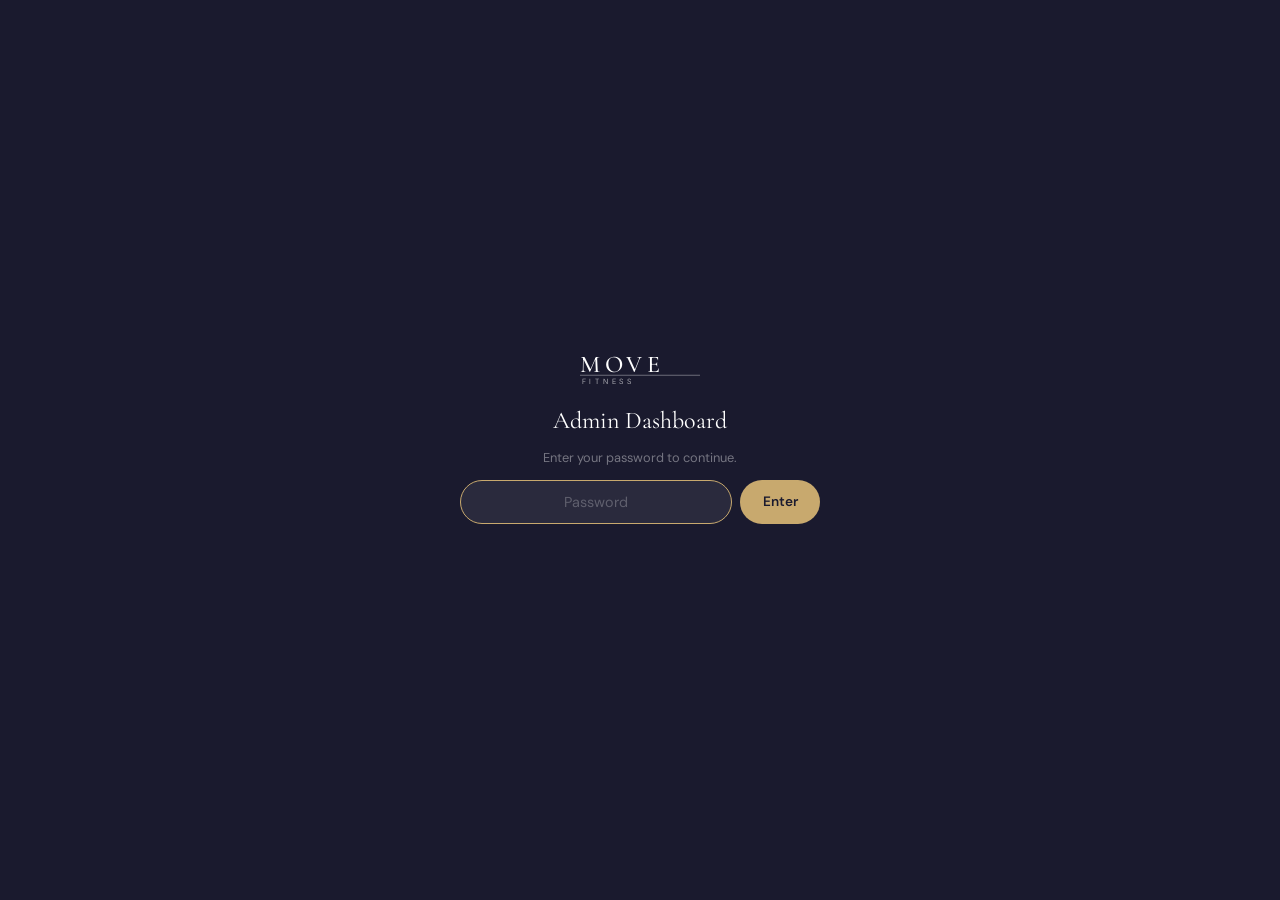
<file: admin.html>
<!DOCTYPE html>
<html lang="en">
<head>
  <meta charset="UTF-8" />
  <meta name="viewport" content="width=device-width, initial-scale=1.0" />
  <title>Admin — Move Fitness</title>
  <link rel="preconnect" href="https://fonts.googleapis.com" />
  <link rel="preconnect" href="https://fonts.gstatic.com" crossorigin />
  <link href="https://fonts.googleapis.com/css2?family=Cormorant+Garamond:ital,wght@0,300;0,400;0,500;1,400&family=DM+Sans:wght@300;400;500&display=swap" rel="stylesheet" />
  <script src="https://cdnjs.cloudflare.com/ajax/libs/gsap/3.12.2/gsap.min.js"></script>
  <link rel="stylesheet" href="admin.css" />
</head>
<body>

  <!-- PASSWORD GATE -->
  <div class="gate" id="gate">
    <div class="gate__card">
      <svg class="gate__logo" viewBox="0 0 160 50" fill="none" xmlns="http://www.w3.org/2000/svg">
        <text x="0" y="34" font-family="Cormorant Garamond, serif" font-size="32" font-weight="500" letter-spacing="6" fill="currentColor">MOVE</text>
        <line x1="0" y1="39" x2="160" y2="39" stroke="currentColor" stroke-width="0.8" opacity="0.6"/>
        <text x="2" y="50" font-family="DM Sans, sans-serif" font-size="10" font-weight="300" letter-spacing="5" fill="currentColor" opacity="0.75">FITNESS</text>
      </svg>
      <h2 class="gate__title">Admin Dashboard</h2>
      <p class="gate__sub">Enter your password to continue.</p>
      <div class="gate__row" id="gateRow">
        <input type="password" id="pwInput" class="gate__input" placeholder="Password" autocomplete="current-password" />
        <button class="gate__btn" id="gateBtn">Enter</button>
      </div>
      <p class="gate__error" id="gateError"></p>
    </div>
  </div>

  <!-- DASHBOARD -->
  <div class="dash hidden" id="dash">

    <!-- SIDEBAR -->
    <aside class="sidebar" id="sidebar">
      <div class="sidebar__logo">
        <a href="index.html" tabindex="-1">
          <svg viewBox="0 0 160 50" fill="none" xmlns="http://www.w3.org/2000/svg" width="100">
            <text x="0" y="34" font-family="Cormorant Garamond, serif" font-size="32" font-weight="500" letter-spacing="6" fill="currentColor">MOVE</text>
            <line x1="0" y1="39" x2="160" y2="39" stroke="currentColor" stroke-width="0.8" opacity="0.6"/>
            <text x="2" y="50" font-family="DM Sans, sans-serif" font-size="10" font-weight="300" letter-spacing="5" fill="currentColor" opacity="0.75">FITNESS</text>
          </svg>
        </a>
      </div>

      <nav class="sidebar__nav" aria-label="Admin navigation">
        <button class="nav-item active" data-tab="overview">
          <svg width="16" height="16" viewBox="0 0 24 24" fill="none" stroke="currentColor" stroke-width="1.8"><rect x="3" y="3" width="7" height="7" rx="1"/><rect x="14" y="3" width="7" height="7" rx="1"/><rect x="3" y="14" width="7" height="7" rx="1"/><rect x="14" y="14" width="7" height="7" rx="1"/></svg>
          Overview
        </button>
        <button class="nav-item" data-tab="bookings">
          <svg width="16" height="16" viewBox="0 0 24 24" fill="none" stroke="currentColor" stroke-width="1.8"><rect x="3" y="4" width="18" height="18" rx="2"/><line x1="16" y1="2" x2="16" y2="6"/><line x1="8" y1="2" x2="8" y2="6"/><line x1="3" y1="10" x2="21" y2="10"/></svg>
          Bookings
          <span class="nav-badge" id="bookingBadge"></span>
        </button>
        <button class="nav-item" data-tab="schedule">
          <svg width="16" height="16" viewBox="0 0 24 24" fill="none" stroke="currentColor" stroke-width="1.8"><circle cx="12" cy="12" r="10"/><polyline points="12 6 12 12 16 14"/></svg>
          Schedule
        </button>
        <button class="nav-item" data-tab="settings">
          <svg width="16" height="16" viewBox="0 0 24 24" fill="none" stroke="currentColor" stroke-width="1.8"><circle cx="12" cy="12" r="3"/><path d="M19.4 15a1.65 1.65 0 00.33 1.82l.06.06a2 2 0 010 2.83 2 2 0 01-2.83 0l-.06-.06a1.65 1.65 0 00-1.82-.33 1.65 1.65 0 00-1 1.51V21a2 2 0 01-4 0v-.09A1.65 1.65 0 009 19.4a1.65 1.65 0 00-1.82.33l-.06.06a2 2 0 01-2.83 0 2 2 0 010-2.83l.06-.06A1.65 1.65 0 004.68 15a1.65 1.65 0 00-1.51-1H3a2 2 0 010-4h.09A1.65 1.65 0 004.6 9a1.65 1.65 0 00-.33-1.82l-.06-.06a2 2 0 010-2.83 2 2 0 012.83 0l.06.06A1.65 1.65 0 009 4.68a1.65 1.65 0 001-1.51V3a2 2 0 014 0v.09a1.65 1.65 0 001 1.51 1.65 1.65 0 001.82-.33l.06-.06a2 2 0 012.83 0 2 2 0 010 2.83l-.06.06A1.65 1.65 0 0019.4 9a1.65 1.65 0 001.51 1H21a2 2 0 010 4h-.09a1.65 1.65 0 00-1.51 1z"/></svg>
          Settings
        </button>
      </nav>

      <div class="sidebar__bottom">
        <button class="refresh-btn" id="refreshBtn" title="Refresh data">
          <svg width="14" height="14" viewBox="0 0 24 24" fill="none" stroke="currentColor" stroke-width="2"><polyline points="23 4 23 10 17 10"/><polyline points="1 20 1 14 7 14"/><path d="M3.51 9a9 9 0 0114.85-3.36L23 10M1 14l4.64 4.36A9 9 0 0020.49 15"/></svg>
          Refresh data
        </button>
        <a href="index.html" class="sidebar__site-link">← Back to site</a>
      </div>
    </aside>

    <!-- MAIN -->
    <main class="main" id="mainContent">

      <!-- Mobile top bar -->
      <div class="topbar" id="topbar">
        <button class="topbar__toggle" id="sidebarToggle" aria-label="Open menu">
          <span></span><span></span><span></span>
        </button>
        <span class="topbar__title" id="topbarTitle">Overview</span>
        <button class="topbar__refresh" id="topbarRefresh" aria-label="Refresh">
          <svg width="16" height="16" viewBox="0 0 24 24" fill="none" stroke="currentColor" stroke-width="2"><polyline points="23 4 23 10 17 10"/><polyline points="1 20 1 14 7 14"/><path d="M3.51 9a9 9 0 0114.85-3.36L23 10M1 14l4.64 4.36A9 9 0 0020.49 15"/></svg>
        </button>
      </div>

      <!-- Global loading bar -->
      <div class="load-bar" id="loadBar"></div>

      <!-- ====== OVERVIEW TAB ====== -->
      <section class="tab active" id="tab-overview">
        <div class="tab__head">
          <div>
            <h1 class="tab__title">Overview</h1>
            <p class="tab__date" id="overviewDate"></p>
          </div>
          <div class="live-badge">
            <span class="live-dot"></span> Live
          </div>
        </div>

        <!-- Stat cards -->
        <div class="stats" id="statsGrid">
          <div class="stat-card skeleton" id="sc-today">
            <div class="stat-card__icon icon--blue">
              <svg width="18" height="18" viewBox="0 0 24 24" fill="none" stroke="currentColor" stroke-width="1.8"><rect x="3" y="4" width="18" height="18" rx="2"/><line x1="3" y1="10" x2="21" y2="10"/><line x1="8" y1="2" x2="8" y2="6"/><line x1="16" y1="2" x2="16" y2="6"/></svg>
            </div>
            <div class="stat-card__body">
              <div class="stat-card__val" id="sv-today">—</div>
              <div class="stat-card__lbl">Today's Classes</div>
            </div>
          </div>
          <div class="stat-card skeleton" id="sc-month">
            <div class="stat-card__icon icon--green">
              <svg width="18" height="18" viewBox="0 0 24 24" fill="none" stroke="currentColor" stroke-width="1.8"><path d="M17 21v-2a4 4 0 00-4-4H5a4 4 0 00-4 4v2"/><circle cx="9" cy="7" r="4"/><path d="M23 21v-2a4 4 0 00-3-3.87M16 3.13a4 4 0 010 7.75"/></svg>
            </div>
            <div class="stat-card__body">
              <div class="stat-card__val" id="sv-month">—</div>
              <div class="stat-card__lbl">Bookings This Month</div>
            </div>
          </div>
          <div class="stat-card skeleton" id="sc-rev">
            <div class="stat-card__icon icon--gold">
              <svg width="18" height="18" viewBox="0 0 24 24" fill="none" stroke="currentColor" stroke-width="1.8"><line x1="12" y1="1" x2="12" y2="23"/><path d="M17 5H9.5a3.5 3.5 0 000 7h5a3.5 3.5 0 010 7H6"/></svg>
            </div>
            <div class="stat-card__body">
              <div class="stat-card__val" id="sv-rev">—</div>
              <div class="stat-card__lbl">Revenue This Month</div>
            </div>
          </div>
          <div class="stat-card skeleton" id="sc-pop">
            <div class="stat-card__icon icon--purple">
              <svg width="18" height="18" viewBox="0 0 24 24" fill="none" stroke="currentColor" stroke-width="1.8"><polygon points="12 2 15.09 8.26 22 9.27 17 14.14 18.18 21.02 12 17.77 5.82 21.02 7 14.14 2 9.27 8.91 8.26 12 2"/></svg>
            </div>
            <div class="stat-card__body">
              <div class="stat-card__val stat-card__val--sm" id="sv-pop">—</div>
              <div class="stat-card__lbl">Most Popular Class</div>
            </div>
          </div>
        </div>

        <!-- Chart -->
        <div class="card" id="chartCard">
          <div class="card__head">
            <h2 class="card__title">Bookings — Past 7 Days</h2>
          </div>
          <div class="bar-chart-wrap" id="barChartWrap">
            <div class="skeleton-chart"></div>
          </div>
        </div>

        <!-- Today's classes -->
        <div class="card" id="todayCard">
          <div class="card__head">
            <h2 class="card__title">Today's Classes</h2>
            <span class="card__count" id="todayCount"></span>
          </div>
          <div id="todayList">
            <div class="skeleton-list"></div>
          </div>
        </div>
      </section>

      <!-- ====== BOOKINGS TAB ====== -->
      <section class="tab hidden" id="tab-bookings">
        <div class="tab__head">
          <div>
            <h1 class="tab__title">Bookings</h1>
            <p class="tab__date" id="bookingsSub">All bookings from Google Sheet</p>
          </div>
          <div class="tab__actions">
            <div class="search-wrap">
              <svg class="search-icon" width="14" height="14" viewBox="0 0 24 24" fill="none" stroke="currentColor" stroke-width="2"><circle cx="11" cy="11" r="8"/><line x1="21" y1="21" x2="16.65" y2="16.65"/></svg>
              <input type="text" class="search-input" id="bookingSearch" placeholder="Search name, class, instructor…" />
            </div>
            <select class="filter-select" id="statusFilter">
              <option value="">All Statuses</option>
              <option value="Confirmed">Confirmed</option>
              <option value="Pending">Pending</option>
              <option value="Cancelled">Cancelled</option>
            </select>
          </div>
        </div>

        <div class="table-card" id="bookingsTableCard">
          <div class="skeleton-table"></div>
        </div>
        <p class="empty-state hidden" id="bookingsEmpty">No bookings found.</p>
      </section>

      <!-- ====== SCHEDULE TAB ====== -->
      <section class="tab hidden" id="tab-schedule">
        <div class="tab__head">
          <div>
            <h1 class="tab__title">Weekly Schedule</h1>
            <p class="tab__date">Class capacity: 8 students max</p>
          </div>
          <div class="legend">
            <span class="legend-item"><span class="legend-dot dot--green"></span>Available</span>
            <span class="legend-item"><span class="legend-dot dot--amber"></span>Almost full</span>
            <span class="legend-item"><span class="legend-dot dot--red"></span>Full</span>
          </div>
        </div>
        <div class="table-card" id="scheduleWrap">
          <div class="skeleton-table"></div>
        </div>
      </section>

      <!-- ====== SETTINGS TAB ====== -->
      <section class="tab hidden" id="tab-settings">
        <div class="tab__head">
          <h1 class="tab__title">Settings</h1>
        </div>
        <div class="settings-block">
          <h2 class="settings-block__title">Studio Information</h2>
          <div class="info-grid">
            <div class="info-row"><span class="info-label">Studio Name</span><span class="info-val">Move Fitness</span></div>
            <div class="info-row"><span class="info-label">Address</span><span class="info-val">Mont Kiara, Kuala Lumpur, Malaysia</span></div>
            <div class="info-row"><span class="info-label">Admin Email</span><span class="info-val">jpactupac@gmail.com</span></div>
            <div class="info-row"><span class="info-label">Studio Email</span><span class="info-val">hello@movefitness.my</span></div>
            <div class="info-row"><span class="info-label">Phone</span><span class="info-val">+60 12-345 6789</span></div>
            <div class="info-row"><span class="info-label">WhatsApp</span><span class="info-val"><a href="https://wa.me/60123456789" target="_blank" rel="noopener">wa.me/60123456789</a></span></div>
            <div class="info-row"><span class="info-label">Instagram</span><span class="info-val">@movefitnesskl</span></div>
            <div class="info-row"><span class="info-label">TikTok</span><span class="info-val">@movefitnesskl</span></div>
            <div class="info-row"><span class="info-label">Class Capacity</span><span class="info-val">8 students max</span></div>
            <div class="info-row"><span class="info-label">Cancellation Policy</span><span class="info-val">24 hours advance notice</span></div>
          </div>
        </div>

        <div class="settings-block">
          <h2 class="settings-block__title">Backend Connection</h2>
          <div class="info-grid">
            <div class="info-row"><span class="info-label">Apps Script</span><span class="info-val api-status" id="apiStatus">Checking…</span></div>
            <div class="info-row"><span class="info-label">Data Source</span><span class="info-val">Google Sheets (live)</span></div>
            <div class="info-row"><span class="info-label">Email Engine</span><span class="info-val">Gmail via MailApp</span></div>
          </div>
        </div>

        <button class="logout-btn" id="logoutBtn">
          <svg width="15" height="15" viewBox="0 0 24 24" fill="none" stroke="currentColor" stroke-width="2"><path d="M9 21H5a2 2 0 01-2-2V5a2 2 0 012-2h4"/><polyline points="16 17 21 12 16 7"/><line x1="21" y1="12" x2="9" y2="12"/></svg>
          Sign Out
        </button>
      </section>

    </main>
  </div>

  <!-- Mobile overlay -->
  <div class="mob-overlay hidden" id="mobOverlay"></div>

  <script src="admin.js"></script>
</body>
</html>
</file>
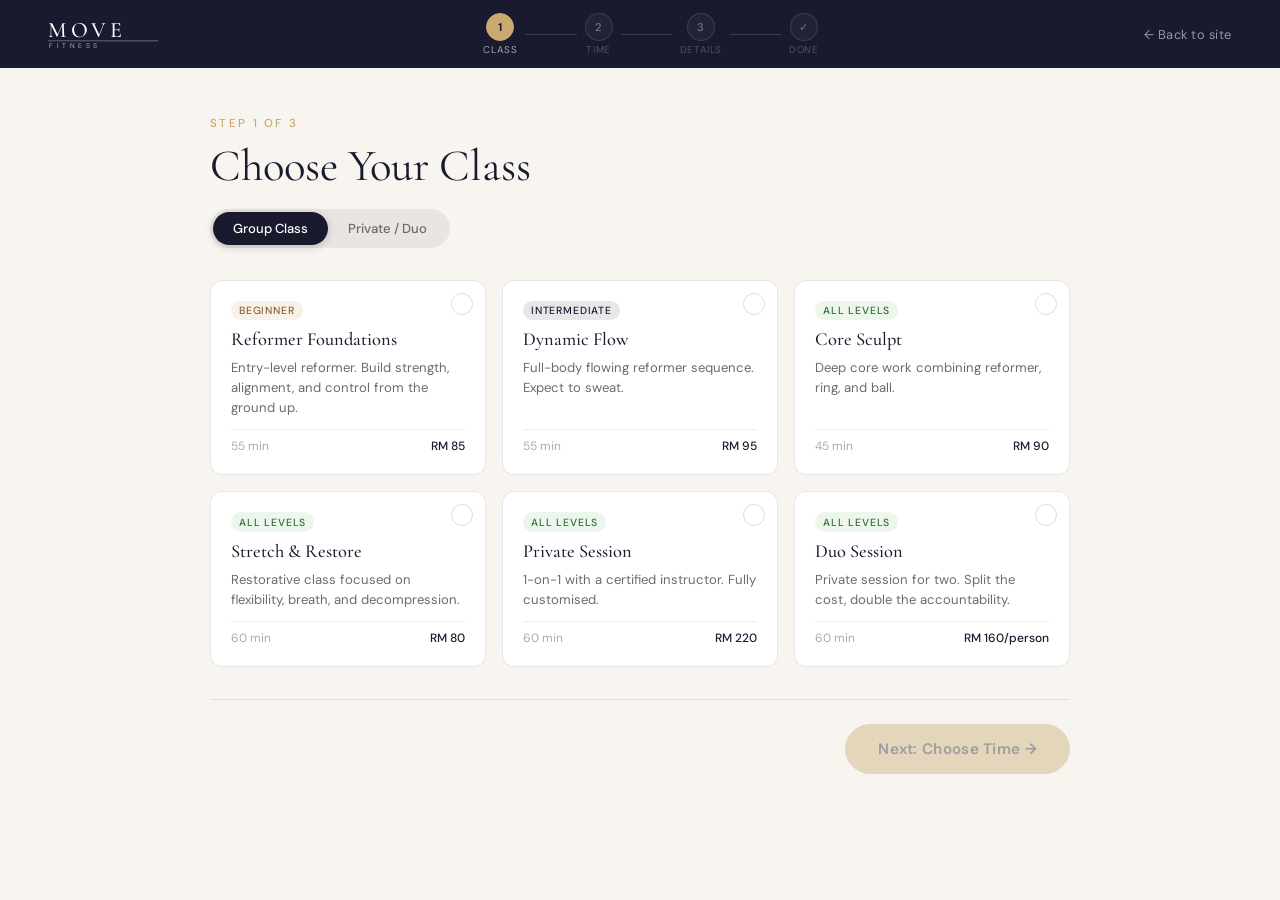
<file: booking.html>
<!DOCTYPE html>
<html lang="en">
<head>
  <meta charset="UTF-8" />
  <meta name="viewport" content="width=device-width, initial-scale=1.0" />
  <title>Book a Class — Move Fitness</title>
  <meta name="description" content="Book your Pilates class at Move Fitness, Mont Kiara, Kuala Lumpur." />
  <link rel="preconnect" href="https://fonts.googleapis.com" />
  <link rel="preconnect" href="https://fonts.gstatic.com" crossorigin />
  <link href="https://fonts.googleapis.com/css2?family=Cormorant+Garamond:ital,wght@0,300;0,400;0,500;1,300;1,400&family=DM+Sans:wght@300;400;500&display=swap" rel="stylesheet" />
  <script src="https://cdnjs.cloudflare.com/ajax/libs/gsap/3.12.2/gsap.min.js"></script>
  <link rel="stylesheet" href="booking.css" />
</head>
<body>

  <!-- NAV -->
  <header class="booking-nav">
    <a href="index.html" class="booking-nav__logo" aria-label="Move Fitness Home">
      <svg viewBox="0 0 160 50" fill="none" xmlns="http://www.w3.org/2000/svg" width="110">
        <text x="0" y="34" font-family="Cormorant Garamond, serif" font-size="32" font-weight="500" letter-spacing="6" fill="currentColor">MOVE</text>
        <line x1="0" y1="39" x2="160" y2="39" stroke="currentColor" stroke-width="0.8" opacity="0.6"/>
        <text x="2" y="50" font-family="DM Sans, sans-serif" font-size="10" font-weight="300" letter-spacing="5" fill="currentColor" opacity="0.75">FITNESS</text>
      </svg>
    </a>
    <div class="booking-steps-indicator" id="stepsIndicator">
      <div class="step-indicator active" data-step="1">
        <span class="step-indicator__num">1</span>
        <span class="step-indicator__label">Class</span>
      </div>
      <div class="step-indicator__line"></div>
      <div class="step-indicator" data-step="2">
        <span class="step-indicator__num">2</span>
        <span class="step-indicator__label">Time</span>
      </div>
      <div class="step-indicator__line"></div>
      <div class="step-indicator" data-step="3">
        <span class="step-indicator__num">3</span>
        <span class="step-indicator__label">Details</span>
      </div>
      <div class="step-indicator__line"></div>
      <div class="step-indicator" data-step="4">
        <span class="step-indicator__num">✓</span>
        <span class="step-indicator__label">Done</span>
      </div>
    </div>
    <a href="index.html" class="booking-nav__back">← Back to site</a>
  </header>

  <main class="booking-main">
    <div class="booking-wrapper">

      <!-- STEP 1 — Choose Class -->
      <div class="booking-step" id="step1">
        <div class="booking-step__header">
          <span class="step-label">Step 1 of 3</span>
          <h1 class="booking-step__title">Choose Your Class</h1>
          <div class="session-toggle">
            <button class="session-toggle__btn active" data-type="group" id="toggleGroup">Group Class</button>
            <button class="session-toggle__btn" data-type="private" id="togglePrivate">Private / Duo</button>
          </div>
        </div>

        <div class="class-select-grid" id="classSelectGrid">

          <div class="class-select-card" data-class="Reformer Foundations" data-type="group">
            <div class="class-select-card__check"><svg width="14" height="14" viewBox="0 0 24 24" fill="none" stroke="currentColor" stroke-width="3"><polyline points="20 6 9 17 4 12"/></svg></div>
            <span class="class-select-card__level level--beginner">Beginner</span>
            <h3 class="class-select-card__name">Reformer Foundations</h3>
            <p class="class-select-card__desc">Entry-level reformer. Build strength, alignment, and control from the ground up.</p>
            <div class="class-select-card__meta"><span>55 min</span><span class="class-select-card__price">RM 85</span></div>
          </div>

          <div class="class-select-card" data-class="Dynamic Flow" data-type="group">
            <div class="class-select-card__check"><svg width="14" height="14" viewBox="0 0 24 24" fill="none" stroke="currentColor" stroke-width="3"><polyline points="20 6 9 17 4 12"/></svg></div>
            <span class="class-select-card__level level--intermediate">Intermediate</span>
            <h3 class="class-select-card__name">Dynamic Flow</h3>
            <p class="class-select-card__desc">Full-body flowing reformer sequence. Expect to sweat.</p>
            <div class="class-select-card__meta"><span>55 min</span><span class="class-select-card__price">RM 95</span></div>
          </div>

          <div class="class-select-card" data-class="Core Sculpt" data-type="group">
            <div class="class-select-card__check"><svg width="14" height="14" viewBox="0 0 24 24" fill="none" stroke="currentColor" stroke-width="3"><polyline points="20 6 9 17 4 12"/></svg></div>
            <span class="class-select-card__level level--all">All Levels</span>
            <h3 class="class-select-card__name">Core Sculpt</h3>
            <p class="class-select-card__desc">Deep core work combining reformer, ring, and ball.</p>
            <div class="class-select-card__meta"><span>45 min</span><span class="class-select-card__price">RM 90</span></div>
          </div>

          <div class="class-select-card" data-class="Stretch & Restore" data-type="group">
            <div class="class-select-card__check"><svg width="14" height="14" viewBox="0 0 24 24" fill="none" stroke="currentColor" stroke-width="3"><polyline points="20 6 9 17 4 12"/></svg></div>
            <span class="class-select-card__level level--all">All Levels</span>
            <h3 class="class-select-card__name">Stretch &amp; Restore</h3>
            <p class="class-select-card__desc">Restorative class focused on flexibility, breath, and decompression.</p>
            <div class="class-select-card__meta"><span>60 min</span><span class="class-select-card__price">RM 80</span></div>
          </div>

          <div class="class-select-card" data-class="Private Session" data-type="private">
            <div class="class-select-card__check"><svg width="14" height="14" viewBox="0 0 24 24" fill="none" stroke="currentColor" stroke-width="3"><polyline points="20 6 9 17 4 12"/></svg></div>
            <span class="class-select-card__level level--all">All Levels</span>
            <h3 class="class-select-card__name">Private Session</h3>
            <p class="class-select-card__desc">1-on-1 with a certified instructor. Fully customised.</p>
            <div class="class-select-card__meta"><span>60 min</span><span class="class-select-card__price">RM 220</span></div>
          </div>

          <div class="class-select-card" data-class="Duo Session" data-type="private">
            <div class="class-select-card__check"><svg width="14" height="14" viewBox="0 0 24 24" fill="none" stroke="currentColor" stroke-width="3"><polyline points="20 6 9 17 4 12"/></svg></div>
            <span class="class-select-card__level level--all">All Levels</span>
            <h3 class="class-select-card__name">Duo Session</h3>
            <p class="class-select-card__desc">Private session for two. Split the cost, double the accountability.</p>
            <div class="class-select-card__meta"><span>60 min</span><span class="class-select-card__price">RM 160/person</span></div>
          </div>

        </div>

        <div class="booking-step__footer">
          <div></div>
          <button class="btn btn--gold btn--lg" id="step1Next" disabled>Next: Choose Time →</button>
        </div>
      </div>

      <!-- STEP 2 — Choose Date & Time -->
      <div class="booking-step hidden" id="step2">
        <div class="booking-step__header">
          <span class="step-label">Step 2 of 3</span>
          <h2 class="booking-step__title">Choose Date &amp; Time</h2>
        </div>

        <div class="step2-grid">
          <div class="calendar-section">
            <div class="calendar-header">
              <button class="calendar-nav" id="calPrev" aria-label="Previous month">&#8249;</button>
              <span class="calendar-month" id="calMonth"></span>
              <button class="calendar-nav" id="calNext" aria-label="Next month">&#8250;</button>
            </div>
            <div class="calendar-grid">
              <div class="calendar-day-label">M</div>
              <div class="calendar-day-label">T</div>
              <div class="calendar-day-label">W</div>
              <div class="calendar-day-label">T</div>
              <div class="calendar-day-label">F</div>
              <div class="calendar-day-label">S</div>
              <div class="calendar-day-label calendar-day-label--sun">S</div>
            </div>
            <div class="calendar-days" id="calDays"></div>
          </div>

          <div class="timeslot-section">
            <h3 class="timeslot-section__title">Available Times</h3>
            <div class="timeslot-list" id="timeslotList">
              <p class="timeslot-placeholder">Select a date to see available times.</p>
            </div>
            <div class="instructor-select" id="instructorSelect" style="display:none">
              <label class="field-label" for="instructorDropdown">Instructor</label>
              <select class="field-input" id="instructorDropdown"></select>
            </div>
          </div>
        </div>

        <div class="booking-step__footer">
          <button class="btn btn--outline" id="step2Back">← Back</button>
          <button class="btn btn--gold btn--lg" id="step2Next" disabled>Next: Your Details →</button>
        </div>
      </div>

      <!-- STEP 3 — Details Form -->
      <div class="booking-step hidden" id="step3">
        <div class="booking-step__header">
          <span class="step-label">Step 3 of 3</span>
          <h2 class="booking-step__title">Your Details</h2>
        </div>

        <div class="booking-summary-bar" id="bookingSummaryBar">
          <!-- filled by JS -->
        </div>

        <form class="booking-form" id="bookingForm" novalidate>
          <div class="form-row form-row--2">
            <div class="form-field">
              <label class="field-label" for="fullName">Full Name <span class="required">*</span></label>
              <input class="field-input" type="text" id="fullName" name="fullName" placeholder="e.g. Amirah Shahidan" required autocomplete="name" />
              <span class="field-error" id="nameError"></span>
            </div>
            <div class="form-field">
              <label class="field-label" for="email">Email Address <span class="required">*</span></label>
              <input class="field-input" type="email" id="email" name="email" placeholder="you@example.com" required autocomplete="email" />
              <span class="field-error" id="emailError"></span>
            </div>
          </div>
          <div class="form-field">
            <label class="field-label" for="phone">Phone Number <span class="required">*</span></label>
            <input class="field-input" type="tel" id="phone" name="phone" placeholder="+60 12-345 6789" required autocomplete="tel" />
            <span class="field-error" id="phoneError"></span>
          </div>
          <div class="form-field">
            <label class="field-label" for="notes">Special Notes <span class="optional">(Optional)</span></label>
            <textarea class="field-input field-textarea" id="notes" name="notes" placeholder="Any injuries, preferences, or questions?" rows="3"></textarea>
          </div>
          <div class="form-field form-field--checkbox">
            <label class="checkbox-label">
              <input type="checkbox" id="policyCheck" required />
              <span class="checkbox-custom"></span>
              <span>I agree to the <strong>24-hour cancellation policy</strong>. Cancellations within 24 hours are non-refundable.</span>
            </label>
            <span class="field-error" id="policyError"></span>
          </div>

          <div class="booking-step__footer">
            <button type="button" class="btn btn--outline" id="step3Back">← Back</button>
            <button type="submit" class="btn btn--gold btn--lg" id="submitBtn">
              <span id="submitBtnText">Confirm Booking</span>
              <span class="spinner hidden" id="submitSpinner">
                <svg width="18" height="18" viewBox="0 0 24 24" fill="none" stroke="currentColor" stroke-width="2" class="spin"><circle cx="12" cy="12" r="10" opacity="0.25"/><path d="M12 2a10 10 0 0 1 10 10" opacity="0.75"/></svg>
              </span>
            </button>
          </div>
        </form>

        <div class="form-error-banner hidden" id="formErrorBanner">
          Something went wrong. Please WhatsApp us directly at <a href="https://wa.me/60123456789">+60 12-345 6789</a>.
        </div>
      </div>

      <!-- CONFIRMATION -->
      <div class="booking-step hidden" id="stepConfirm">
        <div class="confirm-wrap">

          <!-- Animated check -->
          <div class="confirm-icon">
            <svg class="confirmation__circle" viewBox="0 0 100 100" width="96" height="96" aria-hidden="true">
              <circle class="confirmation__circle-bg" cx="50" cy="50" r="45" fill="none" stroke="rgba(200,169,110,0.15)" stroke-width="3"/>
              <circle class="confirmation__circle-stroke" cx="50" cy="50" r="45" fill="none" stroke="#c8a96e" stroke-width="3" stroke-dasharray="283" stroke-dashoffset="283" stroke-linecap="round" transform="rotate(-90 50 50)"/>
              <polyline class="confirmation__check" points="30,52 45,67 70,38" fill="none" stroke="#c8a96e" stroke-width="4" stroke-linecap="round" stroke-linejoin="round" stroke-dasharray="60" stroke-dashoffset="60"/>
            </svg>
          </div>

          <!-- Heading -->
          <h2 class="confirm-heading" id="confirmGreeting">You're all set.</h2>
          <p class="confirm-sub">Confirmation sent to your email. See you on the mat.</p>

          <!-- Booking detail card -->
          <div class="confirm-card">
            <div class="confirm-card__label">Booking Summary</div>
            <div id="confirmationSummary" class="confirm-details">
              <!-- rows injected by JS -->
            </div>
          </div>

          <!-- Arrival note -->
          <div class="confirm-notice">
            <svg width="16" height="16" viewBox="0 0 24 24" fill="none" stroke="currentColor" stroke-width="2" aria-hidden="true"><circle cx="12" cy="12" r="10"/><line x1="12" y1="8" x2="12" y2="12"/><line x1="12" y1="16" x2="12.01" y2="16"/></svg>
            Arrive <strong>10 min early</strong>. Grip socks at reception — <strong>RM 15</strong>.
          </div>

          <!-- Social media section -->
          <div class="confirm-social-wrap">
            <p class="confirm-social__heading">Stay connected with Move Fitness</p>
            <p class="confirm-social__sub">Follow us for class updates, wellness tips, and community highlights.</p>
            <div class="confirm-social-btns">
              <a class="confirm-social-btn confirm-social-btn--ig"
                 href="https://instagram.com/movefitness.my"
                 target="_blank" rel="noopener"
                 aria-label="Follow Move Fitness on Instagram">
                <!-- Instagram icon -->
                <svg width="22" height="22" viewBox="0 0 24 24" fill="none" xmlns="http://www.w3.org/2000/svg" aria-hidden="true">
                  <rect x="2" y="2" width="20" height="20" rx="5.5" stroke="currentColor" stroke-width="1.8"/>
                  <circle cx="12" cy="12" r="4.5" stroke="currentColor" stroke-width="1.8"/>
                  <circle cx="17.5" cy="6.5" r="1" fill="currentColor"/>
                </svg>
                <span>Instagram</span>
                <span class="confirm-social-btn__handle">@movefitness.my</span>
              </a>
              <a class="confirm-social-btn confirm-social-btn--tt"
                 href="https://tiktok.com/@movefitness.my"
                 target="_blank" rel="noopener"
                 aria-label="Follow Move Fitness on TikTok">
                <!-- TikTok icon -->
                <svg width="20" height="22" viewBox="0 0 24 26" fill="none" xmlns="http://www.w3.org/2000/svg" aria-hidden="true">
                  <path d="M16 1c.3 2.8 1.8 4.5 4.5 4.7v3.2c-1.6 0-3-.5-4.5-1.4V15c0 4-2.6 7-6.5 7C5.3 22 2 18.8 2 15s3.2-7 7-7c.4 0 .8 0 1.2.1v3.3c-.4-.1-.8-.1-1.2-.1C6.8 11.3 5 13 5 15s1.8 3.7 4 3.7c2.3 0 4-1.7 4-4V1h3z" stroke="currentColor" stroke-width="1.8" stroke-linecap="round" stroke-linejoin="round" fill="none"/>
                </svg>
                <span>TikTok</span>
                <span class="confirm-social-btn__handle">@movefitness.my</span>
              </a>
            </div>
          </div>

          <!-- Demo mode note (hidden by default) -->
          <p class="confirm-demo-note hidden" id="confirmDemoNote">
            Demo mode — connect Apps Script to send real confirmations.
          </p>

          <!-- Actions -->
          <div class="confirm-actions">
            <a href="index.html" class="btn btn--gold btn--lg">Back to Home</a>
            <a href="booking.html" class="btn btn--outline">Book Another Class</a>
          </div>

        </div>
      </div>

    </div>
  </main>

  <script src="booking.js"></script>
</body>
</html>
</file>
<file: admin.css>
/* ============================================
   MOVE FITNESS — Admin Dashboard
   admin.css — clean, live-data edition
   ============================================ */

@import url('https://fonts.googleapis.com/css2?family=Cormorant+Garamond:ital,wght@0,300;0,400;0,500;1,400&family=DM+Sans:wght@300;400;500&display=swap');

:root {
  --navy:    #1a1a2e;
  --navy-2:  #22223a;
  --gold:    #c8a96e;
  --cream:   #f8f5f0;
  --white:   #ffffff;
  --text:    #2d2d2d;
  --muted:   #6b6b6b;
  --faint:   #bbb;
  --border:  rgba(26,26,46,0.09);
  --green:   #27ae60;
  --amber:   #e67e22;
  --red:     #e74c3c;
  --blue:    #2980b9;
  --purple:  #8e44ad;

  --font-d: 'Cormorant Garamond', Georgia, serif;
  --font-b: 'DM Sans', 'Helvetica Neue', sans-serif;
  --ease:   cubic-bezier(0.16, 1, 0.3, 1);
  --t:      180ms var(--ease);
  --r-sm:   6px;
  --r-md:   10px;
  --r-lg:   14px;
  --r-xl:   18px;
  --sidebar-w: 230px;
  --topbar-h: 56px;
  --shadow-sm: 0 1px 4px rgba(26,26,46,0.07);
  --shadow-md: 0 4px 16px rgba(26,26,46,0.1);
}

/* ---- RESET ---- */
*, *::before, *::after { box-sizing: border-box; margin: 0; padding: 0; }
html { -webkit-font-smoothing: antialiased; }
body { font-family: var(--font-b); background: var(--cream); color: var(--text); min-height: 100dvh; font-size: 14px; }
a { color: inherit; text-decoration: none; }
button { cursor: pointer; font: inherit; background: none; border: none; }
ul { list-style: none; }
::selection { background: rgba(200,169,110,0.2); }
:focus-visible { outline: 2px solid var(--gold); outline-offset: 3px; border-radius: var(--r-sm); }

/* ============ GATE ============ */
.gate {
  position: fixed; inset: 0; z-index: 200;
  background: var(--navy);
  display: flex; align-items: center; justify-content: center;
  padding: 1.5rem;
}
.gate__card {
  width: 100%; max-width: 360px;
  text-align: center;
  display: flex; flex-direction: column; align-items: center; gap: 0.875rem;
}
.gate__logo { color: #fff; width: 120px; margin-bottom: 0.5rem; }
.gate__title { font-family: var(--font-d); font-size: 1.5rem; font-weight: 400; color: #fff; }
.gate__sub { font-size: 0.8rem; color: rgba(255,255,255,0.4); }
.gate__row { display: flex; gap: 0.5rem; width: 100%; }
.gate__input {
  flex: 1; padding: 0.75rem 1rem;
  background: rgba(255,255,255,0.07);
  border: 1.5px solid rgba(255,255,255,0.12);
  border-radius: 2rem; color: #fff;
  font-family: var(--font-b); font-size: 0.9rem; letter-spacing: 0.15em;
  text-align: center; outline: none;
  transition: border-color var(--t);
}
.gate__input::placeholder { letter-spacing: 0; color: rgba(255,255,255,0.25); }
.gate__input:focus { border-color: var(--gold); }
.gate__btn {
  padding: 0.75rem 1.4rem;
  background: var(--gold); color: var(--navy);
  border-radius: 2rem; font-size: 0.85rem; font-weight: 600;
  transition: background var(--t);
  white-space: nowrap;
}
.gate__btn:hover { background: #b8955a; }
.gate__error { font-size: 0.78rem; color: var(--red); min-height: 1rem; }

/* ============ LAYOUT ============ */
.dash { display: flex; min-height: 100dvh; }
.dash.hidden { display: none; }

/* ============ SIDEBAR ============ */
.sidebar {
  width: var(--sidebar-w); flex-shrink: 0;
  background: var(--navy);
  display: flex; flex-direction: column;
  position: sticky; top: 0; height: 100dvh;
  z-index: 50; overflow: hidden;
}
.sidebar__logo {
  padding: 1.5rem 1.25rem 1rem;
  border-bottom: 1px solid rgba(255,255,255,0.07);
  color: #fff;
}
.sidebar__nav {
  display: flex; flex-direction: column; gap: 2px;
  padding: 0.75rem 0.625rem; flex: 1;
}
.nav-item {
  display: flex; align-items: center; gap: 0.65rem;
  padding: 0.7rem 0.9rem; border-radius: var(--r-md);
  font-size: 0.82rem; font-weight: 400;
  color: rgba(255,255,255,0.5);
  transition: background var(--t), color var(--t);
  text-align: left; width: 100%; position: relative;
}
.nav-item:hover { background: rgba(255,255,255,0.05); color: rgba(255,255,255,0.8); }
.nav-item.active { background: rgba(200,169,110,0.15); color: var(--gold); }
.nav-badge {
  margin-left: auto;
  background: var(--gold); color: var(--navy);
  font-size: 0.62rem; font-weight: 700;
  padding: 1px 6px; border-radius: 9999px;
  min-width: 18px; text-align: center;
  display: none;
}
.nav-badge.visible { display: block; }

.sidebar__bottom {
  padding: 0.875rem 1.25rem 1.25rem;
  border-top: 1px solid rgba(255,255,255,0.07);
  display: flex; flex-direction: column; gap: 0.75rem;
}
.refresh-btn {
  display: flex; align-items: center; gap: 0.5rem;
  font-size: 0.75rem; color: rgba(255,255,255,0.35);
  transition: color var(--t);
  padding: 0.4rem 0;
}
.refresh-btn:hover { color: var(--gold); }
.refresh-btn.spinning svg { animation: spin 0.7s linear infinite; }
.sidebar__site-link { font-size: 0.75rem; color: rgba(255,255,255,0.3); transition: color var(--t); }
.sidebar__site-link:hover { color: var(--gold); }

/* ============ MAIN ============ */
.main { flex: 1; display: flex; flex-direction: column; min-width: 0; }

/* TOPBAR (mobile only) */
.topbar {
  display: none;
  position: sticky; top: 0; z-index: 40;
  background: var(--navy);
  align-items: center; gap: 0.75rem;
  padding: 0 1rem; height: var(--topbar-h);
  border-bottom: 1px solid rgba(255,255,255,0.06);
}
.topbar__toggle { display: flex; flex-direction: column; gap: 4px; }
.topbar__toggle span { display: block; width: 18px; height: 1.5px; background: rgba(255,255,255,0.7); }
.topbar__title { font-family: var(--font-d); font-size: 1.1rem; color: #fff; font-weight: 400; flex: 1; }
.topbar__refresh { color: rgba(255,255,255,0.4); padding: 0.25rem; transition: color var(--t); }
.topbar__refresh:hover { color: var(--gold); }

/* LOAD BAR */
.load-bar {
  height: 2px; background: transparent;
  position: relative; overflow: hidden;
  transition: background 0.2s;
}
.load-bar.loading { background: rgba(200,169,110,0.15); }
.load-bar.loading::after {
  content: '';
  position: absolute; left: -40%; top: 0; bottom: 0; width: 40%;
  background: var(--gold);
  animation: loadSlide 1.2s ease-in-out infinite;
}
@keyframes loadSlide {
  0% { left: -40%; }
  100% { left: 100%; }
}

/* ============ TABS ============ */
.tab { padding: clamp(1.25rem, 3vw, 2rem); display: none; }
.tab.active { display: block; }
.tab.hidden { display: none; }

.tab__head {
  display: flex; align-items: flex-start; justify-content: space-between;
  gap: 1rem; flex-wrap: wrap; margin-bottom: 1.5rem;
}
.tab__title { font-family: var(--font-d); font-size: clamp(1.5rem, 3vw, 2rem); font-weight: 400; color: var(--navy); }
.tab__date { font-size: 0.75rem; color: var(--muted); margin-top: 2px; }
.tab__actions { display: flex; align-items: center; gap: 0.625rem; flex-wrap: wrap; }

/* LIVE badge */
.live-badge {
  display: flex; align-items: center; gap: 0.4rem;
  font-size: 0.72rem; font-weight: 500; color: var(--green);
  background: rgba(39,174,96,0.08);
  border: 1px solid rgba(39,174,96,0.2);
  padding: 0.3rem 0.75rem; border-radius: 9999px;
  letter-spacing: 0.04em;
}
.live-dot {
  width: 7px; height: 7px; border-radius: 50%;
  background: var(--green);
  animation: pulse 2s ease-in-out infinite;
}
@keyframes pulse { 0%,100% { opacity: 1; } 50% { opacity: 0.35; } }

/* ============ STAT CARDS ============ */
.stats {
  display: grid;
  grid-template-columns: repeat(4, 1fr);
  gap: 0.875rem;
  margin-bottom: 1.25rem;
}
.stat-card {
  background: var(--white);
  border-radius: var(--r-xl);
  padding: 1.25rem;
  border: 1px solid var(--border);
  display: flex; align-items: center; gap: 1rem;
  transition: transform var(--t), box-shadow var(--t);
}
.stat-card:hover { transform: translateY(-2px); box-shadow: var(--shadow-md); }
.stat-card__icon {
  width: 42px; height: 42px; border-radius: var(--r-md);
  display: flex; align-items: center; justify-content: center;
  flex-shrink: 0;
}
.icon--blue   { background: rgba(41,128,185,0.1);  color: var(--blue);   }
.icon--green  { background: rgba(39,174,96,0.1);   color: var(--green);  }
.icon--gold   { background: rgba(200,169,110,0.15); color: var(--gold);   }
.icon--purple { background: rgba(142,68,173,0.1);  color: var(--purple); }
.stat-card__val {
  font-family: var(--font-d);
  font-size: 1.65rem; font-weight: 400; color: var(--navy); line-height: 1;
}
.stat-card__val--sm { font-size: 1.1rem; }
.stat-card__lbl { font-size: 0.72rem; color: var(--muted); margin-top: 3px; }

/* ============ CARDS ============ */
.card {
  background: var(--white);
  border-radius: var(--r-xl);
  border: 1px solid var(--border);
  margin-bottom: 1.25rem;
  overflow: hidden;
}
.card__head {
  display: flex; align-items: center; justify-content: space-between;
  padding: 1.1rem 1.375rem;
  border-bottom: 1px solid var(--border);
}
.card__title { font-family: var(--font-d); font-size: 1rem; font-weight: 400; color: var(--navy); }
.card__count { font-size: 0.72rem; font-weight: 500; color: var(--muted); background: rgba(26,26,46,0.05); padding: 0.2rem 0.625rem; border-radius: 9999px; }

/* ============ BAR CHART ============ */
.bar-chart-wrap { padding: 1.375rem; }
.bar-chart {
  display: flex; align-items: flex-end; gap: 0.5rem;
  height: 120px;
}
.bar-col { flex: 1; display: flex; flex-direction: column; align-items: center; gap: 0.35rem; height: 100%; }
.bar-col__bar-wrap { flex: 1; display: flex; align-items: flex-end; width: 100%; }
.bar-col__bar {
  width: 100%; border-radius: 5px 5px 0 0;
  background: linear-gradient(to top, var(--gold), rgba(200,169,110,0.45));
  min-height: 3px;
  transition: height 0.8s var(--ease);
  position: relative;
}
.bar-col__bar--zero { background: rgba(26,26,46,0.06); }
.bar-col__val { font-size: 0.65rem; font-weight: 500; color: var(--muted); }
.bar-col__lbl { font-size: 0.65rem; color: var(--faint); }

/* ============ TODAY LIST ============ */
.today-list { }
.today-row {
  display: flex; align-items: center; gap: 1rem;
  padding: 0.875rem 1.375rem;
  border-bottom: 1px solid var(--border);
}
.today-row:last-child { border-bottom: none; }
.today-time { font-family: var(--font-d); font-size: 1rem; font-weight: 400; color: var(--gold); min-width: 65px; flex-shrink: 0; }
.today-info { flex: 1; }
.today-class { font-weight: 500; color: var(--navy); font-size: 0.875rem; }
.today-detail { font-size: 0.72rem; color: var(--muted); margin-top: 1px; }
.today-empty { padding: 2rem 1.375rem; font-size: 0.85rem; color: var(--faint); text-align: center; }

/* ============ STATUS PILLS ============ */
.pill {
  display: inline-block;
  font-size: 0.67rem; font-weight: 500; letter-spacing: 0.04em;
  padding: 0.22rem 0.7rem; border-radius: 9999px;
  text-transform: uppercase; white-space: nowrap;
}
.pill--confirmed { background: rgba(39,174,96,0.1);   color: #1e8449; }
.pill--pending   { background: rgba(230,126,34,0.12);  color: #c0762a; }
.pill--cancelled { background: rgba(231,76,60,0.1);    color: #c0392b; }
.pill--completed { background: rgba(41,128,185,0.1);   color: #1a6699; }

/* ============ TABLE ============ */
.table-card {
  background: var(--white);
  border-radius: var(--r-xl);
  border: 1px solid var(--border);
  overflow-x: auto;
}
.data-table { width: 100%; min-width: 640px; border-collapse: collapse; }
.data-table th {
  background: rgba(26,26,46,0.025);
  font-size: 0.67rem; font-weight: 500; letter-spacing: 0.1em;
  text-transform: uppercase; color: var(--muted);
  padding: 0.9rem 1rem; text-align: left;
  border-bottom: 1px solid var(--border);
  white-space: nowrap;
}
.data-table td {
  padding: 0.8rem 1rem; font-size: 0.825rem; color: var(--text);
  border-bottom: 1px solid rgba(26,26,46,0.04);
  white-space: nowrap;
}
.data-table tr:last-child td { border-bottom: none; }
.data-table tr:hover td { background: rgba(200,169,110,0.035); }
.data-table tr.hidden-row { display: none; }
.td-num { color: var(--faint); font-size: 0.72rem; }
.td-name { font-weight: 500; color: var(--navy); }
.td-id { font-size: 0.7rem; color: var(--gold); font-family: monospace; }

/* ============ SEARCH / FILTER ============ */
.search-wrap {
  position: relative; display: flex; align-items: center;
}
.search-icon { position: absolute; left: 0.75rem; color: var(--faint); pointer-events: none; }
.search-input {
  padding: 0.55rem 0.875rem 0.55rem 2.25rem;
  border: 1.5px solid var(--border);
  border-radius: 9999px;
  font-size: 0.82rem; font-family: var(--font-b); color: var(--text);
  background: var(--white); outline: none; min-width: 220px;
  transition: border-color var(--t);
}
.search-input:focus { border-color: var(--gold); }
.filter-select {
  padding: 0.55rem 0.875rem;
  border: 1.5px solid var(--border);
  border-radius: 9999px;
  font-size: 0.82rem; font-family: var(--font-b); color: var(--text);
  background: var(--white); outline: none; cursor: pointer;
  transition: border-color var(--t);
  appearance: none;
}
.filter-select:focus { border-color: var(--gold); }

/* ============ SCHEDULE TABLE ============ */
.sched-table { width: 100%; min-width: 680px; border-collapse: collapse; }
.sched-table th {
  background: var(--navy); color: rgba(255,255,255,0.75);
  font-size: 0.67rem; font-weight: 500; letter-spacing: 0.1em;
  text-transform: uppercase; padding: 0.9rem 0.75rem; text-align: center;
}
.sched-table th.time-col { text-align: left; padding-left: 1.1rem; }
.sched-table td {
  border: 1px solid rgba(26,26,46,0.06);
  padding: 0.5rem 0.5rem;
  vertical-align: top; min-width: 100px;
}
.sched-time {
  padding: 0.75rem 1.1rem;
  font-family: var(--font-d); font-size: 0.9rem;
  color: var(--muted); background: rgba(26,26,46,0.02);
  border: 1px solid rgba(26,26,46,0.06);
  white-space: nowrap;
}
.sched-slot {
  border-radius: var(--r-sm); padding: 0.4rem 0.55rem;
  margin-bottom: 3px; font-size: 0.65rem; line-height: 1.4;
}
.sched-slot:last-child { margin-bottom: 0; }
.sched-slot.cap-low  { background: rgba(39,174,96,0.1);  border-left: 2.5px solid var(--green); }
.sched-slot.cap-mid  { background: rgba(230,126,34,0.1); border-left: 2.5px solid var(--amber); }
.sched-slot.cap-full { background: rgba(231,76,60,0.09); border-left: 2.5px solid var(--red);   }
.sched-slot__cls  { font-weight: 500; color: var(--navy); }
.sched-slot__det  { color: var(--muted); font-size: 0.6rem; margin-top: 1px; }
.sched-slot__live { color: var(--navy); font-size: 0.6rem; font-weight: 600; margin-top: 2px; }
.sched-empty { color: var(--faint); font-size: 0.65rem; text-align: center; padding: 0.75rem 0; opacity: 0.5; }

/* ============ LEGEND ============ */
.legend { display: flex; align-items: center; gap: 0.875rem; flex-wrap: wrap; }
.legend-item { display: flex; align-items: center; gap: 0.35rem; font-size: 0.72rem; color: var(--muted); }
.legend-dot { width: 8px; height: 8px; border-radius: 50%; flex-shrink: 0; }
.dot--green { background: var(--green); }
.dot--amber { background: var(--amber); }
.dot--red   { background: var(--red);   }

/* ============ SETTINGS ============ */
.settings-block {
  background: var(--white);
  border-radius: var(--r-xl);
  border: 1px solid var(--border);
  margin-bottom: 1.25rem; overflow: hidden;
}
.settings-block__title {
  font-family: var(--font-d); font-size: 1rem; font-weight: 400; color: var(--navy);
  padding: 1rem 1.375rem;
  border-bottom: 1px solid var(--border);
}
.info-grid { }
.info-row {
  display: flex; align-items: baseline; gap: 1rem;
  padding: 0.8rem 1.375rem;
  border-bottom: 1px solid rgba(26,26,46,0.04);
}
.info-row:last-child { border-bottom: none; }
.info-label { font-size: 0.72rem; font-weight: 500; color: var(--muted); text-transform: uppercase; letter-spacing: 0.07em; min-width: 150px; flex-shrink: 0; }
.info-val { font-size: 0.875rem; color: var(--text); }
.info-val a { color: var(--gold); text-decoration: underline; }
.api-status { font-weight: 500; }
.api-status.ok  { color: var(--green); }
.api-status.err { color: var(--red); }

.logout-btn {
  display: inline-flex; align-items: center; gap: 0.5rem;
  padding: 0.65rem 1.25rem;
  background: rgba(231,76,60,0.07); color: var(--red);
  border: 1px solid rgba(231,76,60,0.2);
  border-radius: 9999px; font-size: 0.82rem; font-weight: 500;
  transition: background var(--t);
}
.logout-btn:hover { background: rgba(231,76,60,0.14); }

/* ============ SKELETONS ============ */
.skeleton { position: relative; overflow: hidden; }
.skeleton::after {
  content: ''; position: absolute; inset: 0;
  background: linear-gradient(90deg, transparent 0%, rgba(255,255,255,0.6) 50%, transparent 100%);
  background-size: 200% 100%;
  animation: shimmer 1.4s ease-in-out infinite;
}
@keyframes shimmer { 0% { background-position: -200% 0; } 100% { background-position: 200% 0; } }
.skeleton-chart {
  height: 160px; border-radius: var(--r-md);
  background: rgba(26,26,46,0.05); margin: 1.375rem;
  animation: shimmer 1.4s ease-in-out infinite;
  background-size: 200% 100%;
  background-image: linear-gradient(90deg, rgba(26,26,46,0.05) 0%, rgba(26,26,46,0.1) 50%, rgba(26,26,46,0.05) 100%);
}
.skeleton-list {
  height: 140px;
  background-image: linear-gradient(90deg, rgba(26,26,46,0.04) 0%, rgba(26,26,46,0.08) 50%, rgba(26,26,46,0.04) 100%);
  background-size: 200% 100%;
  animation: shimmer 1.4s ease-in-out infinite;
}
.skeleton-table {
  height: 220px;
  background-image: linear-gradient(90deg, rgba(26,26,46,0.04) 0%, rgba(26,26,46,0.08) 50%, rgba(26,26,46,0.04) 100%);
  background-size: 200% 100%;
  animation: shimmer 1.4s ease-in-out infinite;
}

/* ============ EMPTY STATE ============ */
.empty-state {
  text-align: center; padding: 3rem 1rem;
  font-size: 0.875rem; color: var(--faint);
}
.empty-state.hidden { display: none; }

/* ============ MOBILE OVERLAY ============ */
.mob-overlay {
  position: fixed; inset: 0;
  background: rgba(0,0,0,0.45); z-index: 45;
  backdrop-filter: blur(2px);
}
.mob-overlay.hidden { display: none; }

/* ============ SPIN ============ */
@keyframes spin { to { transform: rotate(360deg); } }

/* ============ RESPONSIVE ============ */
@media (max-width: 1024px) {
  .stats { grid-template-columns: repeat(2, 1fr); }
}
@media (max-width: 768px) {
  .sidebar {
    position: fixed; left: 0; top: 0; bottom: 0;
    transform: translateX(-100%);
    transition: transform 0.3s var(--ease);
    z-index: 60;
  }
  .sidebar.open { transform: translateX(0); }
  .topbar { display: flex; }
  .tab { padding: 1rem; }
  .search-input { min-width: 0; }
  .tab__head { flex-direction: column; align-items: flex-start; }
  .tab__actions { width: 100%; }
  .search-wrap, .filter-select { flex: 1; }
  .search-input { width: 100%; }
}
@media (max-width: 520px) {
  .stats { grid-template-columns: 1fr 1fr; }
  .stat-card__val { font-size: 1.3rem; }
}
@media (max-width: 380px) {
  .stats { grid-template-columns: 1fr; }
}
</file>
<file: booking.css>
/* ============================================
   MOVE FITNESS — Booking Page Styles
   booking.css
   ============================================ */

@import url('https://fonts.googleapis.com/css2?family=Cormorant+Garamond:ital,wght@0,300;0,400;0,500;1,300;1,400&family=DM+Sans:wght@300;400;500&display=swap');

:root {
  --navy: #1a1a2e;
  --gold: #c8a96e;
  --gold-hover: #b8955a;
  --cream: #f8f5f0;
  --text: #2d2d2d;
  --text-muted: #6b6b6b;
  --text-faint: #aaa;
  --surface: #fff;
  --error: #c0392b;
  --font-display: 'Cormorant Garamond', Georgia, serif;
  --font-body: 'DM Sans', 'Helvetica Neue', sans-serif;
  --transition: 200ms cubic-bezier(0.16, 1, 0.3, 1);
  --radius-sm: 0.375rem;
  --radius-md: 0.5rem;
  --radius-lg: 0.75rem;
  --radius-xl: 1rem;
  --radius-full: 9999px;
  --shadow-md: 0 4px 16px rgba(26,26,46,0.1);
  --shadow-lg: 0 12px 40px rgba(26,26,46,0.15);
}

*, *::before, *::after { box-sizing: border-box; margin: 0; padding: 0; }
html { -webkit-font-smoothing: antialiased; scroll-behavior: smooth; }
body {
  font-family: var(--font-body);
  background: var(--cream);
  color: var(--text);
  min-height: 100dvh;
  display: flex;
  flex-direction: column;
}
::selection { background: rgba(200,169,110,0.2); }
:focus-visible { outline: 2px solid var(--gold); outline-offset: 3px; border-radius: var(--radius-sm); }

/* ---- BUTTONS ---- */
.btn {
  display: inline-flex; align-items: center; justify-content: center; gap: 0.5rem;
  padding: 0.75rem 1.75rem;
  border-radius: var(--radius-full);
  font-size: 0.9rem; font-family: var(--font-body); font-weight: 500; letter-spacing: 0.02em;
  border: 1.5px solid transparent;
  transition: background var(--transition), color var(--transition), border-color var(--transition), transform var(--transition);
  cursor: pointer; text-decoration: none; white-space: nowrap;
}
.btn:hover { transform: translateY(-1px); }
.btn--gold { background: var(--gold); color: var(--navy); border-color: var(--gold); font-weight: 600; }
.btn--gold:hover { background: var(--gold-hover); border-color: var(--gold-hover); }
.btn--gold:disabled { opacity: 0.4; cursor: not-allowed; transform: none; }
.btn--outline { background: transparent; border-color: rgba(26,26,46,0.3); color: var(--navy); }
.btn--outline:hover { background: var(--navy); color: #fff; border-color: var(--navy); }
.btn--lg { padding: 0.875rem 2rem; font-size: 0.95rem; }

/* ---- BOOKING NAV ---- */
.booking-nav {
  position: sticky; top: 0; z-index: 50;
  background: var(--navy);
  display: flex; align-items: center; justify-content: space-between;
  padding: 0 clamp(1rem, 4vw, 3rem);
  height: 68px;
  gap: 1rem;
}
.booking-nav__logo { color: #fff; flex-shrink: 0; }
.booking-nav__back {
  color: rgba(255,255,255,0.55);
  font-size: 0.8rem;
  letter-spacing: 0.04em;
  transition: color var(--transition);
  flex-shrink: 0;
  text-decoration: none;
}
.booking-nav__back:hover { color: var(--gold); }

/* ---- STEPS INDICATOR ---- */
.booking-steps-indicator {
  display: flex; align-items: center; gap: 0.5rem;
  flex: 1; justify-content: center;
}
.step-indicator {
  display: flex; flex-direction: column; align-items: center; gap: 2px;
  opacity: 0.4;
  transition: opacity var(--transition);
}
.step-indicator.active { opacity: 1; }
.step-indicator.done { opacity: 0.7; }
.step-indicator__num {
  width: 28px; height: 28px;
  border-radius: 50%;
  background: rgba(255,255,255,0.1);
  border: 1.5px solid rgba(255,255,255,0.3);
  color: #fff;
  font-size: 0.7rem; font-weight: 500;
  display: flex; align-items: center; justify-content: center;
  transition: background var(--transition), border-color var(--transition);
}
.step-indicator.active .step-indicator__num {
  background: var(--gold);
  border-color: var(--gold);
  color: var(--navy);
  font-weight: 700;
}
.step-indicator.done .step-indicator__num {
  background: rgba(200,169,110,0.3);
  border-color: var(--gold);
  color: var(--gold);
}
.step-indicator__label {
  font-size: 0.62rem; color: rgba(255,255,255,0.6); letter-spacing: 0.06em; text-transform: uppercase;
}
.step-indicator__line {
  width: clamp(20px, 4vw, 60px); height: 1px; background: rgba(255,255,255,0.15);
}

/* ---- BOOKING MAIN ---- */
.booking-main {
  flex: 1;
  display: flex;
  justify-content: center;
  padding: clamp(1.5rem, 4vw, 3rem) clamp(1rem, 4vw, 2rem);
}
.booking-wrapper {
  width: 100%; max-width: 860px;
  position: relative;
}

/* ---- BOOKING STEP ---- */
.booking-step { }
.booking-step.hidden { display: none; }
.booking-step__header { margin-bottom: 2rem; }
.step-label {
  display: block;
  font-size: 0.72rem; font-weight: 500; letter-spacing: 0.2em;
  text-transform: uppercase; color: var(--gold);
  margin-bottom: 0.5rem;
}
.booking-step__title {
  font-family: var(--font-display);
  font-size: clamp(1.8rem, 4vw, 2.8rem);
  font-weight: 400; color: var(--navy);
}
.booking-step__footer {
  display: flex; justify-content: space-between; align-items: center;
  margin-top: 2rem; padding-top: 1.5rem;
  border-top: 1px solid rgba(26,26,46,0.1);
  gap: 1rem; flex-wrap: wrap;
}

/* ---- SESSION TOGGLE ---- */
.session-toggle {
  display: inline-flex;
  background: rgba(26,26,46,0.07);
  border-radius: var(--radius-full);
  padding: 3px;
  margin-top: 1rem;
}
.session-toggle__btn {
  padding: 0.5rem 1.25rem;
  border-radius: var(--radius-full);
  font-size: 0.82rem; font-family: var(--font-body); font-weight: 500;
  border: none; cursor: pointer;
  background: transparent; color: var(--text-muted);
  transition: background var(--transition), color var(--transition), box-shadow var(--transition);
}
.session-toggle__btn.active {
  background: var(--navy); color: #fff;
  box-shadow: 0 2px 8px rgba(26,26,46,0.2);
}

/* ---- CLASS SELECT GRID ---- */
.class-select-grid {
  display: grid;
  grid-template-columns: repeat(3, 1fr);
  gap: 1rem;
  margin-bottom: 1.5rem;
}
.class-select-card {
  position: relative;
  background: var(--surface);
  border-radius: var(--radius-lg);
  padding: 1.25rem;
  border: 1.5px solid rgba(26,26,46,0.1);
  cursor: pointer;
  transition: border-color var(--transition), box-shadow var(--transition), transform var(--transition);
  display: flex; flex-direction: column; gap: 0.5rem;
}
.class-select-card:hover { border-color: var(--gold); transform: translateY(-2px); box-shadow: var(--shadow-md); }
.class-select-card.selected {
  border-color: var(--gold);
  box-shadow: 0 0 0 3px rgba(200,169,110,0.2);
  background: rgba(200,169,110,0.04);
}
.class-select-card.hidden-card { display: none; }

.class-select-card__check {
  position: absolute; top: 0.75rem; right: 0.75rem;
  width: 22px; height: 22px; border-radius: 50%;
  background: transparent; border: 1.5px solid rgba(26,26,46,0.15);
  display: flex; align-items: center; justify-content: center;
  color: transparent;
  transition: background var(--transition), border-color var(--transition), color var(--transition);
}
.class-select-card.selected .class-select-card__check {
  background: var(--gold); border-color: var(--gold); color: var(--navy);
}

.class-select-card__level {
  font-size: 0.65rem; font-weight: 500; letter-spacing: 0.08em;
  text-transform: uppercase; padding: 0.2rem 0.5rem;
  border-radius: var(--radius-full); display: inline-block; width: fit-content;
}
.level--beginner { background: rgba(200,169,110,0.15); color: #8a6030; }
.level--intermediate { background: rgba(26,26,46,0.1); color: var(--navy); }
.level--all { background: rgba(100,180,100,0.12); color: #2e6e2e; }

.class-select-card__name {
  font-family: var(--font-display);
  font-size: 1.15rem; font-weight: 500; color: var(--navy);
}
.class-select-card__desc { font-size: 0.82rem; color: var(--text-muted); line-height: 1.5; flex: 1; }
.class-select-card__meta {
  display: flex; justify-content: space-between; align-items: center;
  font-size: 0.75rem; color: var(--text-faint);
  padding-top: 0.5rem; border-top: 1px solid rgba(26,26,46,0.07);
  margin-top: 0.25rem;
}
.class-select-card__price { font-weight: 500; color: var(--navy); }

/* ---- CALENDAR ---- */
.step2-grid {
  display: grid;
  grid-template-columns: 1fr 1fr;
  gap: 2rem;
  margin-bottom: 1.5rem;
}
.calendar-section {
  background: var(--surface);
  border-radius: var(--radius-xl);
  padding: 1.5rem;
  border: 1px solid rgba(26,26,46,0.1);
}
.calendar-header {
  display: flex; align-items: center; justify-content: space-between;
  margin-bottom: 1.25rem;
}
.calendar-month {
  font-family: var(--font-display);
  font-size: 1.1rem; font-weight: 400; color: var(--navy);
}
.calendar-nav {
  width: 32px; height: 32px; border-radius: 50%;
  background: rgba(26,26,46,0.06); color: var(--navy);
  font-size: 1.2rem; line-height: 1;
  border: none; cursor: pointer;
  display: flex; align-items: center; justify-content: center;
  transition: background var(--transition);
}
.calendar-nav:hover { background: rgba(26,26,46,0.15); }
.calendar-grid {
  display: grid; grid-template-columns: repeat(7, 1fr);
  gap: 2px; margin-bottom: 0.5rem;
}
.calendar-day-label {
  text-align: center; font-size: 0.65rem; font-weight: 500;
  color: var(--text-faint); padding: 0.25rem; letter-spacing: 0.04em;
}
.calendar-day-label--sun { color: rgba(192,57,43,0.4); }
.calendar-days {
  display: grid; grid-template-columns: repeat(7, 1fr); gap: 2px;
}
.cal-day {
  aspect-ratio: 1;
  display: flex; align-items: center; justify-content: center;
  font-size: 0.8rem; border-radius: var(--radius-md);
  cursor: pointer; transition: background var(--transition), color var(--transition);
  border: 1.5px solid transparent;
}
.cal-day:hover:not(.cal-day--disabled):not(.cal-day--empty) { background: rgba(200,169,110,0.15); }
.cal-day--available { font-weight: 500; color: var(--navy); }
.cal-day--selected { background: var(--gold) !important; color: var(--navy) !important; font-weight: 700; border-color: var(--gold); }
.cal-day--disabled { color: rgba(26,26,46,0.15); cursor: default; }
.cal-day--today { border-color: rgba(200,169,110,0.4); }
.cal-day--sunday { color: rgba(192,57,43,0.35); }
.cal-day--empty { cursor: default; }

/* ---- TIMESLOTS ---- */
.timeslot-section {
  background: var(--surface);
  border-radius: var(--radius-xl);
  padding: 1.5rem;
  border: 1px solid rgba(26,26,46,0.1);
}
.timeslot-section__title {
  font-family: var(--font-display);
  font-size: 1.1rem; font-weight: 400; color: var(--navy);
  margin-bottom: 1rem;
}
.timeslot-placeholder {
  font-size: 0.85rem; color: var(--text-faint);
  text-align: center; padding: 2rem 0;
}
.timeslot-list { display: flex; flex-direction: column; gap: 0.5rem; margin-bottom: 1rem; }
.timeslot-btn {
  display: flex; justify-content: space-between; align-items: center;
  padding: 0.75rem 1rem;
  border-radius: var(--radius-md);
  background: rgba(26,26,46,0.04);
  border: 1.5px solid rgba(26,26,46,0.08);
  cursor: pointer; font-family: var(--font-body);
  transition: border-color var(--transition), background var(--transition);
  width: 100%;
}
.timeslot-btn:hover { border-color: var(--gold); background: rgba(200,169,110,0.06); }
.timeslot-btn.selected { border-color: var(--gold); background: rgba(200,169,110,0.12); }
.timeslot-btn__time { font-weight: 500; color: var(--navy); font-size: 0.9rem; }
.timeslot-btn__class { font-size: 0.78rem; color: var(--text-muted); }

.instructor-select { margin-top: 1rem; }
.field-label {
  display: block;
  font-size: 0.78rem; font-weight: 500; letter-spacing: 0.04em;
  color: var(--text-muted); margin-bottom: 0.4rem;
  text-transform: uppercase;
}
.required { color: var(--gold); }
.optional { color: var(--text-faint); font-weight: 400; text-transform: none; }
.field-input {
  width: 100%; padding: 0.75rem 1rem;
  border: 1.5px solid rgba(26,26,46,0.15);
  border-radius: var(--radius-md);
  background: var(--surface);
  font-size: 0.9rem; font-family: var(--font-body); color: var(--text);
  transition: border-color var(--transition), box-shadow var(--transition);
  outline: none;
  appearance: none;
}
.field-input:focus { border-color: var(--gold); box-shadow: 0 0 0 3px rgba(200,169,110,0.15); }
.field-input.error { border-color: var(--error); }
.field-textarea { resize: vertical; min-height: 80px; }
.field-error { display: block; font-size: 0.75rem; color: var(--error); margin-top: 0.3rem; min-height: 1rem; }

/* ---- BOOKING SUMMARY BAR ---- */
.booking-summary-bar {
  background: var(--navy);
  border-radius: var(--radius-lg);
  padding: 1rem 1.5rem;
  display: flex; gap: 2rem; flex-wrap: wrap;
  margin-bottom: 1.5rem;
}
.booking-summary-bar__item { }
.booking-summary-bar__label { font-size: 0.65rem; color: rgba(255,255,255,0.4); text-transform: uppercase; letter-spacing: 0.1em; }
.booking-summary-bar__value { font-size: 0.9rem; font-weight: 500; color: #fff; margin-top: 2px; }

/* ---- BOOKING FORM ---- */
.booking-form { display: flex; flex-direction: column; gap: 1.25rem; }
.form-row { display: grid; gap: 1rem; }
.form-row--2 { grid-template-columns: 1fr 1fr; }
.form-field { display: flex; flex-direction: column; }
.form-field--checkbox { flex-direction: row; gap: 0.75rem; align-items: flex-start; flex-wrap: wrap; }

.checkbox-label {
  display: flex; align-items: flex-start; gap: 0.75rem; cursor: pointer;
  font-size: 0.85rem; color: var(--text-muted); line-height: 1.5;
}
.checkbox-label input[type="checkbox"] { position: absolute; opacity: 0; width: 0; height: 0; }
.checkbox-custom {
  flex-shrink: 0; width: 18px; height: 18px; margin-top: 1px;
  border: 1.5px solid rgba(26,26,46,0.2); border-radius: 4px;
  background: var(--surface);
  display: flex; align-items: center; justify-content: center;
  transition: background var(--transition), border-color var(--transition);
}
.checkbox-label input:checked + .checkbox-custom {
  background: var(--gold); border-color: var(--gold);
}
.checkbox-label input:checked + .checkbox-custom::after {
  content: '';
  width: 4px; height: 8px;
  border-right: 2px solid var(--navy);
  border-bottom: 2px solid var(--navy);
  transform: rotate(45deg) translateY(-1px);
  display: block;
}

.spinner { display: flex; }
.spin { animation: spin 0.8s linear infinite; }
@keyframes spin { to { transform: rotate(360deg); } }
.hidden { display: none !important; }

/* ---- ERROR BANNER ---- */
.form-error-banner {
  margin-top: 1rem;
  background: rgba(192,57,43,0.08);
  border: 1px solid rgba(192,57,43,0.3);
  border-radius: var(--radius-md);
  padding: 1rem 1.25rem;
  font-size: 0.85rem; color: var(--error);
  text-align: center;
}
.form-error-banner a { color: var(--error); text-decoration: underline; }

/* ---- CONFIRMATION ---- */
.confirmation {
  display: flex; flex-direction: column; align-items: center;
  text-align: center;
  padding: clamp(2rem, 6vw, 4rem) 1rem;
  max-width: 540px;
  margin-inline: auto;
}
.confirmation__icon-wrap { margin-bottom: 2rem; }
.confirmation__heading {
  font-family: var(--font-display);
  font-size: clamp(2rem, 5vw, 3rem);
  font-weight: 300; color: var(--navy);
  margin-bottom: 0.75rem;
}
.confirmation__sub {
  color: var(--text-muted); font-size: 0.95rem; margin-bottom: 2rem;
  max-width: 38ch; margin-inline: auto;
}
.confirmation__summary {
  width: 100%;
  background: var(--navy);
  border-radius: var(--radius-xl);
  padding: 1.5rem;
  margin-bottom: 1.5rem;
  text-align: left;
}
.confirmation__summary-row {
  display: flex; justify-content: space-between; align-items: baseline;
  gap: 1rem;
  padding: 0.5rem 0;
  border-bottom: 1px solid rgba(255,255,255,0.07);
}
.confirmation__summary-row:last-child { border-bottom: none; }
.confirmation__summary-key { font-size: 0.7rem; color: rgba(255,255,255,0.4); text-transform: uppercase; letter-spacing: 0.08em; }
.confirmation__summary-val { font-size: 0.9rem; color: #fff; font-weight: 400; text-align: right; }
.confirmation__booking-id { color: var(--gold); font-weight: 600; }
.confirmation__note {
  font-size: 0.82rem; color: var(--text-muted);
  background: rgba(200,169,110,0.08);
  border-radius: var(--radius-md); padding: 0.75rem 1rem;
  margin-bottom: 2rem; text-align: center;
  max-width: 44ch;
  line-height: 1.6;
}

/* ---- RESPONSIVE ---- */
@media (max-width: 768px) {
  .class-select-grid { grid-template-columns: 1fr 1fr; }
  .step2-grid { grid-template-columns: 1fr; }
  .booking-steps-indicator { gap: 0.25rem; }
  .step-indicator__line { width: 12px; }
  .step-indicator__label { display: none; }
  .booking-nav__back { display: none; }
}
@media (max-width: 520px) {
  .class-select-grid { grid-template-columns: 1fr; }
  .form-row--2 { grid-template-columns: 1fr; }
  .booking-step__footer { flex-direction: column; }
  .booking-step__footer .btn { width: 100%; justify-content: center; }
}

/* ============================================================
   CONFIRMATION SCREEN (stepConfirm) — mobile-first
   ============================================================ */

/* Wrapper */
.confirm-wrap {
  display: flex;
  flex-direction: column;
  align-items: center;
  text-align: center;
  padding: 2rem 1.25rem 3rem;
  max-width: 480px;
  margin: 0 auto;
  gap: 0;
}

/* Animated SVG check */
.confirm-icon {
  margin-bottom: 1.5rem;
}
.confirmation__circle-stroke,
.confirmation__check {
  transition: none; /* GSAP handles all animation */
}

/* Heading + sub */
.confirm-heading {
  font-family: 'Cormorant Garamond', serif;
  font-size: clamp(1.9rem, 6vw, 2.5rem);
  font-weight: 400;
  color: var(--navy);
  letter-spacing: 0.01em;
  line-height: 1.15;
  margin: 0 0 0.5rem;
}
.confirm-sub {
  font-size: 0.93rem;
  color: var(--text-muted);
  margin: 0 0 1.75rem;
  max-width: 36ch;
  line-height: 1.6;
}

/* Booking summary card */
.confirm-card {
  width: 100%;
  background: var(--navy);
  border-radius: 16px;
  padding: 1.25rem 1.25rem 0.5rem;
  margin-bottom: 1rem;
  text-align: left;
}
.confirm-card__label {
  font-size: 0.65rem;
  text-transform: uppercase;
  letter-spacing: 0.12em;
  color: rgba(255,255,255,0.35);
  margin-bottom: 0.75rem;
}
.confirm-details {
  display: flex;
  flex-direction: column;
}
.confirm-details-row {
  display: flex;
  justify-content: space-between;
  align-items: baseline;
  gap: 0.75rem;
  padding: 0.55rem 0;
  border-bottom: 1px solid rgba(255,255,255,0.07);
}
.confirm-details-row:last-child {
  border-bottom: none;
}
.confirm-details-key {
  font-size: 0.68rem;
  color: rgba(255,255,255,0.38);
  text-transform: uppercase;
  letter-spacing: 0.08em;
  flex-shrink: 0;
}
.confirm-details-val {
  font-size: 0.88rem;
  color: #fff;
  font-weight: 400;
  text-align: right;
  word-break: break-word;
}
.confirm-booking-id {
  color: var(--gold);
  font-weight: 600;
  letter-spacing: 0.03em;
}

/* Arrival notice */
.confirm-notice {
  display: flex;
  align-items: flex-start;
  gap: 0.5rem;
  font-size: 0.8rem;
  color: var(--text-muted);
  background: rgba(200,169,110,0.08);
  border: 1px solid rgba(200,169,110,0.18);
  border-radius: 10px;
  padding: 0.7rem 0.9rem;
  margin-bottom: 1.75rem;
  width: 100%;
  text-align: left;
  line-height: 1.55;
}
.confirm-notice svg {
  flex-shrink: 0;
  color: var(--gold);
  margin-top: 1px;
}

/* Social section */
.confirm-social-wrap {
  width: 100%;
  margin-bottom: 1.75rem;
}
.confirm-social__heading {
  font-family: 'Cormorant Garamond', serif;
  font-size: 1.15rem;
  font-weight: 400;
  color: var(--navy);
  margin: 0 0 0.3rem;
  letter-spacing: 0.01em;
}
.confirm-social__sub {
  font-size: 0.8rem;
  color: var(--text-muted);
  margin: 0 0 1rem;
  line-height: 1.5;
}
.confirm-social-btns {
  display: flex;
  flex-direction: column;
  gap: 0.65rem;
}
.confirm-social-btn {
  display: flex;
  align-items: center;
  gap: 0.85rem;
  padding: 0.85rem 1.1rem;
  border-radius: 12px;
  text-decoration: none;
  font-size: 0.9rem;
  font-weight: 500;
  cursor: pointer;
  transition: transform 0.18s ease, box-shadow 0.18s ease;
  position: relative;
  overflow: hidden;
}
.confirm-social-btn:active {
  transform: scale(0.97);
}
.confirm-social-btn:hover {
  transform: translateY(-2px);
  box-shadow: 0 6px 20px rgba(0,0,0,0.13);
}

/* Instagram — gradient */
.confirm-social-btn--ig {
  background: linear-gradient(135deg, #f09433 0%, #e6683c 25%, #dc2743 50%, #cc2366 75%, #bc1888 100%);
  color: #fff;
}
/* TikTok — dark */
.confirm-social-btn--tt {
  background: #010101;
  color: #fff;
  border: 1px solid rgba(255,255,255,0.08);
}
/* TikTok icon has dual-colour effect via drop-shadow */
.confirm-social-btn--tt svg {
  filter: drop-shadow(1px 0 0 #69C9D0) drop-shadow(-1px 0 0 #EE1D52);
}

.confirm-social-btn span:first-of-type {
  flex: 1;
  text-align: left;
}
.confirm-social-btn__handle {
  font-size: 0.72rem;
  opacity: 0.6;
  font-weight: 400;
  margin-left: auto;
}

/* Demo mode note */
.confirm-demo-note {
  font-size: 0.7rem;
  color: var(--text-muted);
  text-align: center;
  margin-bottom: 0.75rem;
  opacity: 0.6;
}

/* Action buttons */
.confirm-actions {
  display: flex;
  flex-direction: column;
  gap: 0.65rem;
  width: 100%;
}
.confirm-actions .btn {
  width: 100%;
  justify-content: center;
}

/* Desktop — side-by-side social buttons */
@media (min-width: 480px) {
  .confirm-social-btns {
    flex-direction: row;
  }
  .confirm-social-btn {
    flex: 1;
  }
  .confirm-social-btn__handle {
    display: none; /* keep it clean on wider layouts */
  }
  .confirm-actions {
    flex-direction: row;
  }
  .confirm-actions .btn {
    flex: 1;
  }
  .confirm-wrap {
    padding: 2.5rem 2rem 4rem;
  }
}
</file>
